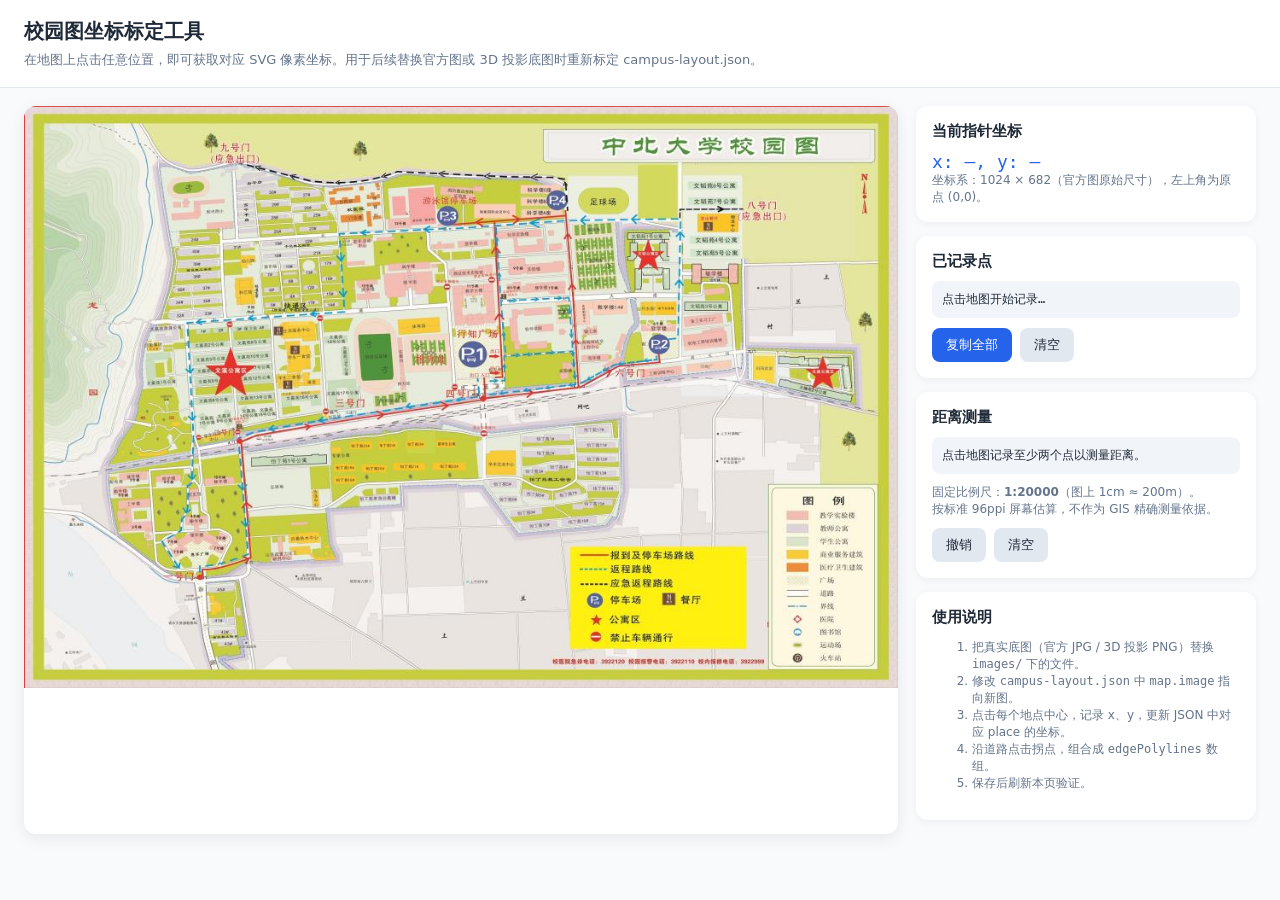
<file: assets/prototype/campus-nav-prototype/tools/coordinate-debug-tool.html>
<!DOCTYPE html>
<html lang="zh-CN">
<head>
  <meta charset="UTF-8" />
  <meta name="viewport" content="width=device-width, initial-scale=1.0" />
  <title>校园图坐标标定工具 — Campus Map Coordinate Debug</title>
  <style>
    :root { color-scheme: light dark; }
    * { box-sizing: border-box; }
    body { margin: 0; font-family: system-ui, -apple-system, Segoe UI, Microsoft YaHei, sans-serif; background: #f8fafc; color: #1f2937; }
    header { padding: 18px 24px; background: #ffffff; border-bottom: 1px solid #e2e8f0; }
    body.embedded header { display: none; }
    body.embedded .wrap { padding-top: 10px; }
    h1 { margin: 0; font-size: 20px; }
    p { margin: 6px 0 0; font-size: 13px; color: #64748b; }
    .wrap { display: flex; gap: 18px; padding: 18px 24px; }
    .stage { position: relative; flex: 1; min-width: 0; border-radius: 12px; overflow: hidden; box-shadow: 0 4px 16px rgba(0,0,0,0.08); background: #ffffff; }
    .stage svg { display: block; width: 100%; height: auto; cursor: crosshair; }
    .crosshair { fill: none; stroke: #dc2626; stroke-width: 2; pointer-events: none; }
    .measure-line { fill: none; stroke: #0f172a; stroke-width: 2; stroke-dasharray: 6 4; pointer-events: none; }
    .measure-label { font-family: ui-monospace, SFMono-Regular, Menlo, monospace; font-size: 12px; fill: #0f172a; pointer-events: none; }
    .sidebar { width: 340px; flex-shrink: 0; }
    @media (prefers-color-scheme: dark) {
      body:not([data-theme="blue"]) { background: #0f172a; color: #e2e8f0; }
      body:not([data-theme="blue"]) header { background: #1e293b; border-color: #334155; }
      body:not([data-theme="blue"]) .stage { background: #1e293b; }
      body:not([data-theme="blue"]) .panel { background: #1e293b; }
      body:not([data-theme="blue"]) .log { background: #0f172a; color: #e2e8f0; }
      body:not([data-theme="blue"]) .coord { color: #60a5fa; }
      body:not([data-theme="blue"]) .muted { color: #94a3b8; }
      body:not([data-theme="blue"]) .btn.secondary { background: #334155; color: #e2e8f0; }
      body:not([data-theme="blue"]) .measure-line { stroke: #e2e8f0; }
      body:not([data-theme="blue"]) .measure-label { fill: #e2e8f0; }
      body:not([data-theme="blue"]) #mapImage { filter: brightness(0.55) sepia(0.25) saturate(0.8); }
    }
    body[data-theme="dark"] { background: #0f172a; color: #e2e8f0; }
    body[data-theme="dark"] header { background: #1e293b; border-color: #334155; }
    body[data-theme="dark"] .stage { background: #1e293b; }
    body[data-theme="dark"] .panel { background: #1e293b; }
    body[data-theme="dark"] .log { background: #0f172a; color: #e2e8f0; }
    body[data-theme="dark"] .coord { color: #60a5fa; }
    body[data-theme="dark"] .muted { color: #94a3b8; }
    body[data-theme="dark"] .btn.secondary { background: #334155; color: #e2e8f0; }
    body[data-theme="dark"] .measure-line { stroke: #e2e8f0; }
    body[data-theme="dark"] .measure-label { fill: #e2e8f0; }
    body[data-theme="dark"] #mapImage { filter: brightness(0.55) sepia(0.25) saturate(0.8); }
    .panel { background: #ffffff; border-radius: 12px; padding: 16px; margin-bottom: 14px; box-shadow: 0 2px 8px rgba(0,0,0,0.05); }
    .panel h2 { margin: 0 0 10px; font-size: 15px; }
    .coord { font-family: ui-monospace, SFMono-Regular, Menlo, monospace; font-size: 18px; color: #2563eb; }
    .log { font-family: ui-monospace, SFMono-Regular, Menlo, monospace; font-size: 12px; white-space: pre-wrap; background: #f1f5f9; border-radius: 8px; padding: 10px; max-height: 320px; overflow: auto; }
    .btn { border: 0; border-radius: 8px; padding: 8px 14px; background: #2563eb; color: #fff; font-size: 13px; cursor: pointer; }
    .btn.secondary { background: #e2e8f0; color: #1f2937; }
    .actions { display: flex; gap: 8px; margin-top: 10px; }
    .muted { color: #64748b; font-size: 12px; }
  </style>
</head>
<body>
  <header>
    <h1>校园图坐标标定工具</h1>
    <p>在地图上点击任意位置，即可获取对应 SVG 像素坐标。用于后续替换官方图或 3D 投影底图时重新标定 campus-layout.json。</p>
  </header>
  <div class="wrap">
    <div class="stage">
      <svg id="mapSvg" viewBox="0 0 1024 682" preserveAspectRatio="xMidYMid meet">
        <image id="mapImage" href="../images/nuc-campus-map-official.jpg" width="1024" height="682" />
        <g id="measureLines"></g>
        <g id="markers"></g>
        <line id="cursorX" class="crosshair" x1="0" y1="0" x2="1024" y2="0" />
        <line id="cursorY" class="crosshair" x1="0" y1="0" x2="0" y2="682" />
      </svg>
    </div>
    <aside class="sidebar">
      <div class="panel">
        <h2>当前指针坐标</h2>
        <div class="coord" id="liveCoord">x: —, y: —</div>
        <div class="muted">坐标系：1024 × 682（官方图原始尺寸），左上角为原点 (0,0)。</div>
      </div>
      <div class="panel">
        <h2>已记录点</h2>
        <div class="log" id="log">点击地图开始记录…</div>
        <div class="actions">
          <button class="btn" id="copyBtn">复制全部</button>
          <button class="btn secondary" id="clearBtn">清空</button>
        </div>
      </div>
      <div class="panel">
        <h2>距离测量</h2>
        <div class="log" id="distanceLog">点击地图记录至少两个点以测量距离。</div>
        <div class="muted" style="margin-top:10px;">
          固定比例尺：<strong>1:20000</strong>（图上 1cm ≈ 200m）。<br>
          按标准 96ppi 屏幕估算，不作为 GIS 精确测量依据。
        </div>
        <div class="actions">
          <button class="btn secondary" id="undoBtn">撤销</button>
          <button class="btn secondary" id="clearMeasureBtn">清空</button>
        </div>
      </div>

      <div class="panel">
        <h2>使用说明</h2>
        <ol class="muted">
          <li>把真实底图（官方 JPG / 3D 投影 PNG）替换 <code>images/</code> 下的文件。</li>
          <li>修改 <code>campus-layout.json</code> 中 <code>map.image</code> 指向新图。</li>
          <li>点击每个地点中心，记录 x、y，更新 JSON 中对应 place 的坐标。</li>
          <li>沿道路点击拐点，组合成 <code>edgePolylines</code> 数组。</li>
          <li>保存后刷新本页验证。</li>
        </ol>
      </div>
    </aside>
  </div>

  <script>
    const svg = document.getElementById('mapSvg');
    const cursorX = document.getElementById('cursorX');
    const cursorY = document.getElementById('cursorY');
    const liveCoord = document.getElementById('liveCoord');
    const log = document.getElementById('log');
    const markers = document.getElementById('markers');
    const measureLines = document.getElementById('measureLines');
    const distanceLog = document.getElementById('distanceLog');
    let points = [];

    const SCALE_CM_TO_M = 200;       // 1:20000 -> 1cm on map = 200m in reality
    const PPI = 96;                  // standard CSS pixels per inch
    const PX_PER_CM = PPI / 2.54;    // ~37.8 px per cm at 96ppi

    function svgPointFromEvent(evt) {
      const pt = svg.createSVGPoint();
      pt.x = evt.clientX;
      pt.y = evt.clientY;
      return pt.matrixTransform(svg.getScreenCTM().inverse());
    }

    function distance(a, b) {
      return Math.hypot(a[0] - b[0], a[1] - b[1]);
    }

    svg.addEventListener('mousemove', (e) => {
      const p = svgPointFromEvent(e);
      cursorX.setAttribute('y1', p.y);
      cursorX.setAttribute('y2', p.y);
      cursorY.setAttribute('x1', p.x);
      cursorY.setAttribute('x2', p.x);
      liveCoord.textContent = `x: ${Math.round(p.x)}, y: ${Math.round(p.y)}`;
    });

    if (window.self !== window.top) {
      document.body.classList.add('embedded');
    }

    window.addEventListener('message', (e) => {
      if (e.data && e.data.type === 'set-theme') {
        document.body.dataset.theme = e.data.theme;
      }
    });

    svg.addEventListener('click', (e) => {
      const p = svgPointFromEvent(e);
      const x = Math.round(p.x);
      const y = Math.round(p.y);
      points.push([x, y]);
      renderMarkers();
      renderMeasurements();
      renderLog();
    });

    function renderMarkers() {
      markers.innerHTML = '';
      points.forEach((pt, i) => {
        const circle = document.createElementNS('http://www.w3.org/2000/svg', 'circle');
        circle.setAttribute('cx', pt[0]);
        circle.setAttribute('cy', pt[1]);
        circle.setAttribute('r', 6);
        circle.setAttribute('fill', '#dc2626');
        circle.setAttribute('opacity', '0.85');
        markers.appendChild(circle);

        const label = document.createElementNS('http://www.w3.org/2000/svg', 'text');
        label.setAttribute('x', pt[0] + 9);
        label.setAttribute('y', pt[1] - 9);
        label.setAttribute('font-size', '12');
        label.setAttribute('font-family', 'ui-monospace, SFMono-Regular, Menlo, monospace');
        label.setAttribute('fill', '#dc2626');
        label.textContent = i + 1;
        markers.appendChild(label);
      });
    }

    function renderMeasurements() {
      measureLines.innerHTML = '';
      for (let i = 1; i < points.length; i++) {
        const a = points[i - 1];
        const b = points[i];
        const d = distance(a, b);

        const line = document.createElementNS('http://www.w3.org/2000/svg', 'line');
        line.setAttribute('x1', a[0]);
        line.setAttribute('y1', a[1]);
        line.setAttribute('x2', b[0]);
        line.setAttribute('y2', b[1]);
        line.setAttribute('class', 'measure-line');
        measureLines.appendChild(line);

        const midX = (a[0] + b[0]) / 2;
        const midY = (a[1] + b[1]) / 2;
        const label = document.createElementNS('http://www.w3.org/2000/svg', 'text');
        label.setAttribute('x', midX + 6);
        label.setAttribute('y', midY - 6);
        label.setAttribute('class', 'measure-label');
        label.textContent = `${Math.round(d)}px`;
        measureLines.appendChild(label);
      }
    }

    function renderLog() {
      if (points.length === 0) {
        log.textContent = '点击地图开始记录…';
      } else {
        log.textContent = points.map((pt, i) => `${String(i + 1).padStart(2, '0')}: [${pt[0]}, ${pt[1]}]`).join('\n');
      }
      updateDistanceLog();
    }

    function updateDistanceLog() {
      if (points.length < 2) {
        distanceLog.textContent = '点击地图记录至少两个点以测量距离。';
        return;
      }

      const last = points[points.length - 1];
      const prev = points[points.length - 2];
      const svgPx = distance(prev, last);

      const svgWidth = svg.viewBox.baseVal ? svg.viewBox.baseVal.width : 1024;
      const renderedWidth = svg.getBoundingClientRect().width;
      const screenPx = svgPx * (renderedWidth / svgWidth);
      const cm = screenPx / PX_PER_CM;
      const meters = cm * SCALE_CM_TO_M;

      let text = `最近两点 (${points.length - 1}→${points.length})：${Math.round(svgPx)} px`;
      text += `\n按 1:20000 估算：约 ${meters.toFixed(1)} m（图上 ${cm.toFixed(2)} cm）`;
      text += '\n注：基于 96ppi 标准屏幕，仅作 Demo 参考。';
      distanceLog.textContent = text;
    }

    document.getElementById('copyBtn').addEventListener('click', async () => {
      const text = JSON.stringify(points);
      await navigator.clipboard.writeText(text);
      const btn = document.getElementById('copyBtn');
      const old = btn.textContent;
      btn.textContent = '已复制';
      setTimeout(() => btn.textContent = old, 1200);
    });

    document.getElementById('clearBtn').addEventListener('click', () => {
      points = [];
      markers.innerHTML = '';
      measureLines.innerHTML = '';
      renderLog();
    });

    document.getElementById('undoBtn').addEventListener('click', () => {
      if (points.length === 0) return;
      points.pop();
      renderMarkers();
      renderMeasurements();
      renderLog();
    });

    document.getElementById('clearMeasureBtn').addEventListener('click', () => {
      points = [];
      markers.innerHTML = '';
      measureLines.innerHTML = '';
      renderLog();
    });
  </script>
</body>
</html>
</file>
